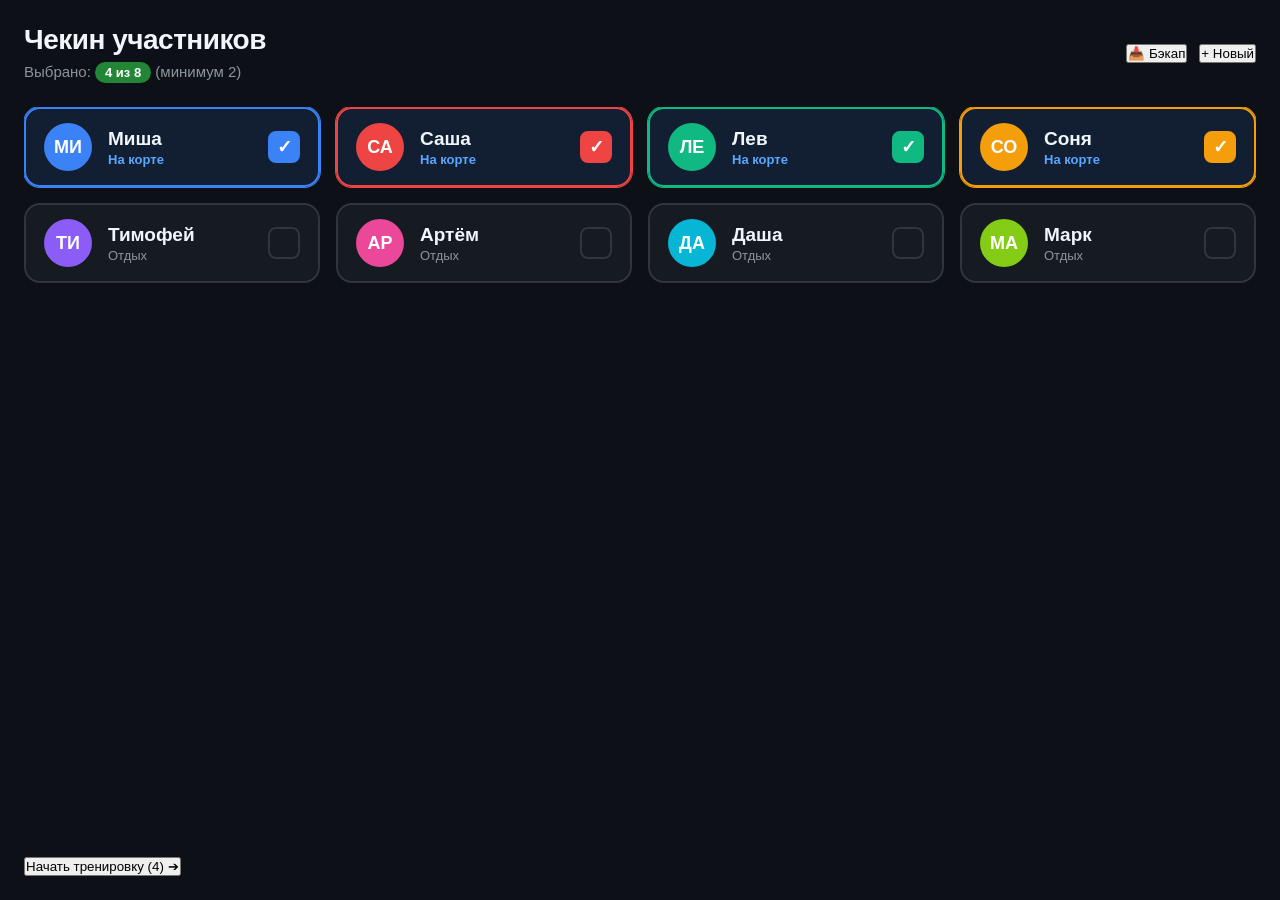
<file: index.html>
<!DOCTYPE html>
<html lang="ru">
<head>
    <meta charset="UTF-8">
    <meta name="viewport" content="width=device-width, initial-scale=1.0, maximum-scale=1.0, user-scalable=no, viewport-fit=cover">
    <meta name="apple-mobile-web-app-capable" content="yes">
    <meta name="apple-mobile-web-app-status-bar-style" content="black-translucent">
    <meta name="apple-mobile-web-app-title" content="Tennis Pro">
    <meta name="format-detection" content="telephone=no">
    <title>Теннисный Полигон (Tennis Pro)</title>
    <style>
        *, *::before, *::after {
            box-sizing: border-box;
            margin: 0;
            padding: 0;
        }
        html, body {
            width: 100%;
            height: 100%;
            overflow-x: hidden;
            background-color: #05080c;
            font-family: -apple-system, BlinkMacSystemFont, "Segoe UI", Roboto, Helvetica, Arial, sans-serif;
            color: #f0f6fc;
            -webkit-font-smoothing: antialiased;
            touch-action: manipulation;
        }
        #app-root {
            width: 100%;
            min-height: 100%;
        }

        /* Скомпилированные стили */
/* === css/components/counter.css === */
/* Стили экрана Модуля 2: Табло касаний (Matrix Counter) */
/* Высококонтрастный режим для прямого солнца корта и мультитач iPadOS */

.counter-view {
    display: flex;
    flex-direction: column;
    height: 100vh;
    width: 100vw;
    padding: 16px;
    background-color: #05080c;
    box-sizing: border-box;
    overflow: hidden;
    user-select: none;
    -webkit-user-select: none;
}

/* Верхняя панель управления */
.counter-header {
    display: flex;
    align-items: center;
    justify-content: space-between;
    height: 56px;
    margin-bottom: 12px;
    gap: 16px;
    flex-shrink: 0;
}

.counter-title-group {
    display: flex;
    flex-direction: column;
    align-items: center;
}

.counter-title {
    font-size: 22px;
    font-weight: 800;
    color: #f0f6fc;
    margin: 0;
    letter-spacing: -0.3px;
}

.counter-status {
    font-size: 13px;
    color: #8b949e;
    font-weight: 600;
}

.btn-nav {
    min-height: 48px;
    padding: 0 16px;
    font-size: 15px;
}

.btn-round {
    min-height: 48px;
    padding: 0 20px;
    font-size: 16px;
    background-color: #1f6feb;
}

/* Сетка табло участников */
.counter-grid {
    display: grid;
    gap: 12px;
    flex: 1;
    width: 100%;
    height: 100%;
    box-sizing: border-box;
}

/* Карточка спортсмена (Touch-target на весь блок) */
.matrix-card {
    display: flex;
    flex-direction: column;
    background-color: #0d1117;
    border: 3px solid #21262d;
    border-radius: 18px;
    position: relative;
    overflow: hidden;
    cursor: pointer;
    touch-action: manipulation;
    box-sizing: border-box;
    transition: transform 0.05s ease, border-color 0.1s ease;
}

.matrix-card:active {
    transform: scale(0.985);
}

/* Визуальная вспышка при ударе */
.matrix-card.flash-impact {
    border-color: #ffffff;
    box-shadow: 0 0 25px rgba(255, 255, 255, 0.45), inset 0 0 15px var(--player-accent, #3b82f6);
}

/* Шапка карточки с именем и вычитанием */
.card-header-bar {
    display: flex;
    justify-content: space-between;
    align-items: center;
    padding: 12px 16px;
    background-color: rgba(255, 255, 255, 0.04);
    border-bottom: 2px solid rgba(255, 255, 255, 0.06);
    flex-shrink: 0;
    border-top: 4px solid var(--player-accent, #3b82f6);
}

.player-name {
    font-size: 20px;
    font-weight: 800;
    color: #ffffff;
    letter-spacing: -0.3px;
    white-space: nowrap;
    overflow: hidden;
    text-overflow: ellipsis;
}

/* Кнопка отмены/штрафа -1 */
.btn-minus {
    width: 44px;
    height: 44px;
    background-color: #21262d;
    border: 2px solid #30363d;
    border-radius: 10px;
    color: #f85149;
    font-size: 18px;
    font-weight: 900;
    cursor: pointer;
    display: flex;
    align-items: center;
    justify-content: center;
    touch-action: manipulation;
}

.btn-minus:active {
    background-color: #da3633;
    color: #ffffff;
    transform: scale(0.92);
}

/* Зона удара и счёт */
.card-hit-area {
    display: flex;
    flex-direction: column;
    align-items: center;
    justify-content: center;
    flex: 1;
    position: relative;
    pointer-events: none; /* Событие тапа ловит весь .matrix-card */
}

.score-value {
    font-size: clamp(64px, 11vw, 140px);
    font-weight: 900;
    line-height: 0.9;
    color: #ffffff;
    text-shadow: 0 4px 18px rgba(0, 0, 0, 0.7);
    font-variant-numeric: tabular-nums;
}

.hit-hint {
    font-size: 12px;
    font-weight: 800;
    letter-spacing: 2px;
    color: #8b949e;
    margin-top: 8px;
    opacity: 0.5;
}

/* === css/components/roster.css === */
/* Стили экрана Модуля 1: Ростер и Сессия */
/* Эргономика прямого солнечного света корта и сенсорный ввод iPad Pro */

.roster-view {
    display: flex;
    flex-direction: column;
    height: 100%;
    min-height: 100vh;
    padding: 24px;
    background-color: #0d1117;
    color: #f0f6fc;
    box-sizing: border-box;
    user-select: none;
    -webkit-user-select: none;
}

/* Шапка экрана */
.roster-header {
    display: flex;
    justify-content: space-between;
    align-items: center;
    margin-bottom: 24px;
    gap: 16px;
}

.roster-title {
    font-size: 28px;
    font-weight: 800;
    margin: 0 0 6px 0;
    letter-spacing: -0.5px;
}

.roster-subtitle {
    font-size: 15px;
    color: #8b949e;
    margin: 0;
}

.badge {
    display: inline-block;
    padding: 3px 10px;
    border-radius: 12px;
    font-weight: 700;
    font-size: 13px;
}

.badge-ok {
    background-color: #238636;
    color: #ffffff;
}

.badge-warn {
    background-color: #d29922;
    color: #1a1500;
}

.roster-tools {
    display: flex;
    gap: 12px;
}

/* Сетка спортсменов */
.roster-grid {
    display: grid;
    grid-template-columns: repeat(auto-fill, minmax(280px, 1fr));
    gap: 16px;
    flex: 1;
    align-content: start;
    overflow-y: auto;
    padding-bottom: 24px;
}

/* Карточка спортсмена (Touch-target > 64px) */
.athlete-card {
    display: flex;
    align-items: center;
    padding: 14px 18px;
    min-height: 72px;
    background-color: #161b22;
    border: 2px solid #30363d;
    border-radius: 16px;
    cursor: pointer;
    touch-action: manipulation;
    transition: transform 0.08s ease, border-color 0.15s ease, background-color 0.15s ease;
    box-sizing: border-box;
}

.athlete-card:active {
    transform: scale(0.97);
}

.athlete-card.is-active {
    border-color: var(--athlete-color, #3b82f6);
    background-color: rgba(59, 130, 246, 0.12);
    box-shadow: 0 0 0 1px var(--athlete-color, #3b82f6);
}

.athlete-avatar {
    width: 48px;
    height: 48px;
    border-radius: 50%;
    background-color: var(--athlete-color, #3b82f6);
    color: #ffffff;
    display: flex;
    align-items: center;
    justify-content: center;
    font-weight: 800;
    font-size: 18px;
    margin-right: 16px;
    flex-shrink: 0;
    overflow: hidden;
}

.athlete-avatar img {
    width: 100%;
    height: 100%;
    object-fit: cover;
}

.athlete-info {
    display: flex;
    flex-direction: column;
    flex: 1;
    overflow: hidden;
}

.athlete-name {
    font-size: 19px;
    font-weight: 700;
    color: #f0f6fc;
    white-space: nowrap;
    overflow: hidden;
    text-overflow: ellipsis;
}

.athlete-status {
    font-size: 13px;
    color: #8b949e;
    margin-top: 2px;
}

.athlete-card.is-active .athlete-status {
    color: #58a6ff;
    font-weight: 600;
}

.athlete-checkbox {
    width: 32px;
    height: 32px;
    border-radius: 8px;
    border: 2px solid #30363d;
    display: flex;
    align-items: center;
    justify-content: center;
    font-size: 18px;
    font-weight: 900;
    color: #ffffff;
    margin-left: 12px;
    flex-shrink: 0;
}

.athlete-card.is-active .athlete-checkbox {
    background-color: var(--athlete-color, #3b82f6);
    border-color: var(--athlete-color, #3b82f6);
}

/* Нижняя панель действий */
.roster-actions {

    </style>
</head>
<body>
    <main id="app-root"></main>
    <script>

/* --- Tennis Pro Core & Modules (Compiled Monolith) --- */
(() => {
    'use strict';

    /* [Core: Storage] */
    // Двухуровневое хранилище (IndexedDB + localStorage) по стандарту Tennis Pro
// IndexedDB: постоянный ростер, профили, фото, архив тренировок
// localStorage: оперативный кэш активной сессии на корте

const DB_NAME = "tennis_pro_db";
const DB_VERSION = 1;

const STORES = {
    ROSTER: "roster",
    HISTORY: "history"
};

const CACHE_KEYS = {
    ACTIVE_SESSION: "tennis_active_session_v1"
};

const DEFAULT_ROSTER = [
    { id: "p_1", name: "Миша", color: "#3b82f6", sound: "laser", photo: null, createdAt: Date.now() },
    { id: "p_2", name: "Саша", color: "#ef4444", sound: "coin", photo: null, createdAt: Date.now() },
    { id: "p_3", name: "Лев", color: "#10b981", sound: "spring", photo: null, createdAt: Date.now() },
    { id: "p_4", name: "Соня", color: "#f59e0b", sound: "default", photo: null, createdAt: Date.now() },
    { id: "p_5", name: "Тимофей", color: "#8b5cf6", sound: "laser", photo: null, createdAt: Date.now() },
    { id: "p_6", name: "Артём", color: "#ec4899", sound: "coin", photo: null, createdAt: Date.now() },
    { id: "p_7", name: "Даша", color: "#06b6d4", sound: "spring", photo: null, createdAt: Date.now() },
    { id: "p_8", name: "Марк", color: "#84cc16", sound: "default", photo: null, createdAt: Date.now() }
];

let dbInstance = null;

// Инициализация IndexedDB с миграцией схемы
function openDatabase() {
    if (dbInstance) return Promise.resolve(dbInstance);

    return new Promise((resolve, reject) => {
        const request = indexedDB.open(DB_NAME, DB_VERSION);

        request.onupgradeneeded = (event) => {
            const db = event.target.result;

            if (!db.objectStoreNames.contains(STORES.ROSTER)) {
                db.createObjectStore(STORES.ROSTER, { keyPath: "id" });
            }

            if (!db.objectStoreNames.contains(STORES.HISTORY)) {
                const historyStore = db.createObjectStore(STORES.HISTORY, { keyPath: "id" });
                historyStore.createIndex("timestamp", "timestamp", { unique: false });
            }
        };

        request.onsuccess = (event) => {
            dbInstance = event.target.result;
            resolve(dbInstance);
        };

        request.onerror = (event) => {
            console.error("IndexedDB Open Error:", event.target.error);
            reject(event.target.error);
        };
    });
}

// Универсальный хелпер транзакций
async function executeTransaction(storeName, mode, callback) {
    const db = await openDatabase();
    return new Promise((resolve, reject) => {
        const transaction = db.transaction([storeName], mode);
        const store = transaction.objectStore(storeName);

        let result = null;
        try {
            result = callback(store);
        } catch (err) {
            reject(err);
            return;
        }

        transaction.oncomplete = () => resolve(result);
        transaction.onerror = () => reject(transaction.error);
        transaction.onabort = () => reject(transaction.error);
    });
}

const storage = {
    // ------------------------------------------------------------------------
    // 1. Уровень IndexedDB (Ростер участников)
    // ------------------------------------------------------------------------

    // Получить полный ростер. При первом запуске заполняет базу DEFAULT_ROSTER
    async getRoster() {
        const db = await openDatabase();
        return new Promise((resolve, reject) => {
            const tx = db.transaction([STORES.ROSTER], "readonly");
            const store = tx.objectStore(STORES.ROSTER);
            const request = store.getAll();

            request.onsuccess = async () => {
                const roster = request.result;
                if (!roster || roster.length === 0) {
                    await this.initDefaultRoster();
                    resolve(DEFAULT_ROSTER);
                } else {
                    resolve(roster);
                }
            };
            request.onerror = () => reject(request.error);
        });
    },

    // Первичная инициализация дефолтного ростера
    async initDefaultRoster() {
        return executeTransaction(STORES.ROSTER, "readwrite", (store) => {
            DEFAULT_ROSTER.forEach((athlete) => store.put(athlete));
        });
    },

    // Добавить или обновить спортсмена
    async saveAthlete(athlete) {
        if (!athlete.id) {
            athlete.id = "p_" + Date.now() + "_" + Math.random().toString(36).substring(2, 6);
        }
        if (!athlete.updatedAt) {
            athlete.updatedAt = Date.now();
        }
        await executeTransaction(STORES.ROSTER, "readwrite", (store) => {
            store.put(athlete);
        });
        return athlete;
    },

    // Удалить спортсмена по id
    async deleteAthlete(id) {
        return executeTransaction(STORES.ROSTER, "readwrite", (store) => {
            store.delete(id);
        });
    },

    // ------------------------------------------------------------------------
    // 2. Уровень IndexedDB (Архив тренировочных сессий)
    // ------------------------------------------------------------------------

    // Сохранить завершенную сессию в постоянный архив
    async archiveSession(sessionSummary) {
        if (!sessionSummary.id) {
            sessionSummary.id = "sess_" + Date.now();
        }
        sessionSummary.timestamp = sessionSummary.timestamp || Date.now();

        await executeTransaction(STORES.HISTORY, "readwrite", (store) => {
            store.put(sessionSummary);
        });
        return sessionSummary;
    },

    // Получить архив всех завершенных сессий
    async getHistory() {
        const db = await openDatabase();
        return new Promise((resolve, reject) => {
            const tx = db.transaction([STORES.HISTORY], "readonly");
            const store = tx.objectStore(STORES.HISTORY);
            const request = store.getAll();

            request.onsuccess = () => resolve(request.result || []);
            request.onerror = () => reject(request.error);
        });
    },

    // ------------------------------------------------------------------------
    // 3. Уровень localStorage (Быстрый кэш активной сессии на корте)
    // ------------------------------------------------------------------------

    // Получить активное состояние текущей тренировки
    getActiveSession() {
        try {
            const raw = localStorage.getItem(CACHE_KEYS.ACTIVE_SESSION);
            return raw ? JSON.parse(raw) : null;
        } catch (e) {
            console.error("Ошибка чтения активной сессии из localStorage:", e);
            return null;
        }
    },

    // Сохранить текущее состояние активной тренировки (чекин, таймер, счета)
    saveActiveSession(sessionState) {
        try {
            localStorage.setItem(CACHE_KEYS.ACTIVE_SESSION, JSON.stringify(sessionState));
        } catch (e) {
            console.error("Ошибка сохранения активной сессии в localStorage:", e);
        }
    },

    // Сбросить активную сессию (после завершения тренировки)
    clearActiveSession() {
        try {
            localStorage.removeItem(CACHE_KEYS.ACTIVE_SESSION);
        } catch (e) {
            console.error("Ошибка очистки активной сессии:", e);
        }
    },

    // ------------------------------------------------------------------------
    // 4. Защита от стирания данных Safari / Резервный экспорт и импорт
    // ------------------------------------------------------------------------

    // Формирование полного снимка базы данных в JSON
    async createBackupSnapshot() {
        const roster = await this.getRoster();
        const history = await this.getHistory();
        const activeSession = this.getActiveSession();

        return {
            app: "Tennis Pro",
            version: DB_VERSION,
            exportedAt: new Date().toISOString(),
            data: {
                roster,
                history,
                activeSession
            }
        };
    },

    // Скачивание резервного файла на iPad/Mac
    async downloadBackupFile() {
        const snapshot = await this.createBackupSnapshot();
        const jsonStr = JSON.stringify(snapshot, null, 2);
        const blob = new Blob([jsonStr], { type: "application/json" });
        const url = URL.createObjectURL(blob);

        const dateStr = new Date().toISOString().slice(0, 10);
        const a = document.createElement("a");
        a.href = url;
        a.download = `tennis_pro_backup_${dateStr}.json`;
        document.body.appendChild(a);
        a.click();
        document.body.removeChild(a);
        URL.revokeObjectURL(url);
    },

    // Восстановление базы данных из JSON-объекта
    async restoreFromBackup(snapshot) {
        if (!snapshot || !snapshot.data || !Array.isArray(snapshot.data.roster)) {
            throw new Error("Неверная структура файла резервной копии.");
        }

        // Восстановление ростера
        await executeTransaction(STORES.ROSTER, "readwrite", (store) => {
            store.clear();
            snapshot.data.roster.forEach((athlete) => store.put(athlete));
        });

        // Восстановление истории (если есть)
        if (Array.isArray(snapshot.data.history)) {
            await executeTransaction(STORES.HISTORY, "readwrite", (store) => {
                store.clear();
                snapshot.data.history.forEach((record) => store.put(record));
            });
        }

        // Восстановление активной сессии
        if (snapshot.data.activeSession) {
            this.saveActiveSession(snapshot.data.activeSession);
        } else {
            this.clearActiveSession();
        }

        return true;
    }
};

    /* [Core: Audio Engine] */
    // Процедурный звуковой движок (Web Audio API) по стандарту Tennis Pro
// 100% Offline-first, Zero-Dependency, защита от сбоев Safari iPadOS (Audio Lifecycle)

class SoundEngine {
    constructor() {
        this.ctx = null;
        this.isUnlocked = false;
        this._bindLifecycleEvents();
    }

    // Инициализация и разблокировка AudioContext по первому жесту тренера
    unlock() {
        if (!this.ctx) {
            const AudioCtx = window.AudioContext || window.webkitAudioContext;
            if (!AudioCtx) {
                console.warn("Web Audio API не поддерживается данным браузером.");
                return;
            }
            this.ctx = new AudioCtx();
        }

        if (this.ctx.state === "suspended") {
            this.ctx.resume().then(() => {
                this.isUnlocked = true;
            }).catch((err) => {
                console.error("Не удалось восстановить AudioContext:", err);
            });
        } else if (this.ctx.state === "running") {
            this.isUnlocked = true;
        }
    }

    // Обработка жизненного цикла iPadOS (пробуждение экрана, разблокировка)
    _bindLifecycleEvents() {
        document.addEventListener("visibilitychange", () => {
            if (document.visibilityState === "visible") {
                this._ensureActiveContext();
            }
        });

        // Глобальный перехват первого тапа для гарантированного снятия блокировки автоплея
        const unlockHandler = () => {
            this.unlock();
            window.removeEventListener("pointerdown", unlockHandler);
            window.removeEventListener("keydown", unlockHandler);
        };
        window.addEventListener("pointerdown", unlockHandler, { passive: true });
        window.addEventListener("keydown", unlockHandler, { passive: true });
    }

    // Проверка и восстановление контекста после прерывания (interrupted на iOS)
    async _ensureActiveContext() {
        if (!this.ctx) return;

        if (this.ctx.state === "interrupted" || this.ctx.state === "suspended") {
            try {
                await this.ctx.resume();
            } catch (e) {
                console.warn("Повторная инициализация после interrupted...");
                try {
                    await this.ctx.close();
                } catch (_) {}
                const AudioCtx = window.AudioContext || window.webkitAudioContext;
                this.ctx = new AudioCtx();
                await this.ctx.resume();
            }
        }
    }

    // Безопасное воспроизведение процедурных эффектов
    async play(soundType = "default") {
        if (!this.ctx) {
            this.unlock();
        }
        await this._ensureActiveContext();

        if (!this.ctx || this.ctx.state !== "running") return;

        const now = this.ctx.currentTime;
        const osc = this.ctx.createOscillator();
        const gain = this.ctx.createGain();

        // Безопасная сборка аудиотракта
        osc.connect(gain);
        gain.connect(this.ctx.destination);

        // Автоматическая очистка ресурсов и защита от утечек памяти Safari
        const cleanup = (duration) => {
            osc.start(now);
            osc.stop(now + duration);
            setTimeout(() => {
                try {
                    osc.disconnect();
                    gain.disconnect();
                } catch (_) {}
            }, (duration + 0.05) * 1000);
        };

        switch (soundType) {
            // Лазер (быстрый свист для скоростных серий)
            case "laser": {
                osc.type = "sawtooth";
                osc.frequency.setValueAtTime(1100, now);
                osc.frequency.exponentialRampToValueAtTime(70, now + 0.14);
                gain.gain.setValueAtTime(0.28, now);
                gain.gain.exponentialRampToValueAtTime(0.001, now + 0.14);
                cleanup(0.14);
                break;
            }

            // Монета (звонкий двутональный колокольчик)
            case "coin": {
                osc.type = "sine";
                osc.frequency.setValueAtTime(1174.66, now); // D6
                osc.frequency.setValueAtTime(1760.00, now + 0.06); // A6
                gain.gain.setValueAtTime(0.25, now);
                gain.gain.exponentialRampToValueAtTime(0.001, now + 0.22);
                cleanup(0.22);
                break;
            }

            // Пружина (восходящий тон для модулей сокровищ/бонусов)
            case "spring": {
                osc.type = "sine";
                osc.frequency.setValueAtTime(160, now);
                osc.frequency.exponentialRampToValueAtTime(650, now + 0.16);
                gain.gain.setValueAtTime(0.3, now);
                gain.gain.exponentialRampToValueAtTime(0.001, now + 0.16);
                cleanup(0.16);
                break;
            }

            // Штрафной гудок (тяжелый низкий диссонанс для секундных штрафов)
            case "penalty": {
                osc.type = "triangle";
                osc.frequency.setValueAtTime(140, now);
                osc.frequency.linearRampToValueAtTime(90, now + 0.25);
                gain.gain.setValueAtTime(0.35, now);
                gain.gain.exponentialRampToValueAtTime(0.001, now + 0.25);
                cleanup(0.25);
                break;
            }

            // Свисток старта / финиша секундомера
            case "whistle": {
                osc.type = "sine";
                osc.frequency.setValueAtTime(2400, now);
                osc.frequency.linearRampToValueAtTime(2200, now + 0.28);
                gain.gain.setValueAtTime(0.3, now);
                gain.gain.exponentialRampToValueAtTime(0.001, now + 0.28);
                cleanup(0.28);
                break;
            }

            // Трещотка («Однорукий бандит» / быстрый тактильный щелчок)
            case "tick": {
                osc.type = "square";
                osc.frequency.setValueAtTime(800, now);
                gain.gain.setValueAtTime(0.12, now);
                gain.gain.exponentialRampToValueAtTime(0.001, now + 0.03);
                cleanup(0.03);
                break;
            }

            // Стандартный тап по умолчанию
            default: {
                osc.type = "sine";
                osc.frequency.setValueAtTime(520, now);
                gain.gain.setValueAtTime(0.2, now);
                gain.gain.exponentialRampToValueAtTime(0.001, now + 0.08);
                cleanup(0.08);
                break;
            }
        }
    }
}

const soundEngine = new SoundEngine();

    /* [Module 1: Roster & Session] */
    // Модуль 1: Ростер и Сессия (Tennis Pro)
// Управление составом спортсменов, чекин на тренировку и резервное копирование


class RosterModule {
    constructor(containerElement, onSessionStartCallback) {
        this.container = containerElement;
        this.onSessionStart = onSessionStartCallback;

        this.athletes = [];
        this.selectedAthleteIds = new Set();
        this.isModalOpen = false;

        this.init();
    }

    async init() {
        try {
            this.athletes = await storage.getRoster();
            this._restoreActiveSessionCheckins();
            this.render();
        } catch (err) {
            console.error("Ошибка инициализации ростера:", err);
            this.container.innerHTML = `<div class="error-banner">Сбой загрузки базы участников</div>`;
        }
    }

    // Восстановление чекина, если тренировка уже была начата ранее
    _restoreActiveSessionCheckins() {
        const session = storage.getActiveSession();
        if (session && Array.isArray(session.participantIds)) {
            session.participantIds.forEach((id) => this.selectedAthleteIds.add(id));
        } else {
            // По умолчанию выбираем первых 4 участников для быстрого старта
            this.athletes.slice(0, 4).forEach((a) => this.selectedAthleteIds.add(a.id));
        }
    }

    // Переключение статуса чекина спортсмена
    toggleAthlete(athleteId) {
        const athlete = this.athletes.find((a) => a.id === athleteId);
        const sound = athlete && athlete.sound ? athlete.sound : "default";

        if (this.selectedAthleteIds.has(athleteId)) {
            // Минимум 2 участника на корте
            if (this.selectedAthleteIds.size <= 2) {
                soundEngine.play("penalty");
                return;
            }
            this.selectedAthleteIds.delete(athleteId);
            soundEngine.play("tick");
        } else {
            // Максимум 8 участников в одной сессии
            if (this.selectedAthleteIds.size >= 8) {
                soundEngine.play("penalty");
                return;
            }
            this.selectedAthleteIds.add(athleteId);
            soundEngine.play(sound);
        }

        this._persistCurrentSelection();
        this.render();
    }

    // Синхронизация состава с кэшем активной сессии
    _persistCurrentSelection() {
        const selectedList = this.athletes.filter((a) => this.selectedAthleteIds.has(a.id));
        const currentSession = storage.getActiveSession() || {};
        storage.saveActiveSession({
            ...currentSession,
            participantIds: Array.from(this.selectedAthleteIds),
            participants: selectedList,
            updatedAt: Date.now()
        });
    }

    // Добавление нового участника
    async addAthlete(name, color = "#3b82f6", sound = "default") {
        if (!name || !name.trim()) return;

        const newAthlete = {
            id: "p_" + Date.now(),
            name: name.trim(),
            color: color,
            sound: sound,
            createdAt: Date.now()
        };

        await storage.saveAthlete(newAthlete);
        this.athletes = await storage.getRoster();
        this.selectedAthleteIds.add(newAthlete.id);
        this._persistCurrentSelection();
        soundEngine.play("coin");
        this.render();
    }

    // Запуск тренировочной сессии с выбранным составом
    startSession() {
        if (this.selectedAthleteIds.size < 2) {
            soundEngine.play("penalty");
            return;
        }

        soundEngine.play("whistle");
        this._persistCurrentSelection();

        if (typeof this.onSessionStart === "function") {
            const selectedAthletes = this.athletes.filter((a) => this.selectedAthleteIds.has(a.id));
            this.onSessionStart(selectedAthletes);
        }
    }

    // Отрисовка интерфейса ростера
    render() {
        if (!this.container) return;

        const count = this.selectedAthleteIds.size;
        const canStart = count >= 2 && count <= 8;

        this.container.innerHTML = `
            <div class="roster-view">
                <header class="roster-header">
                    <div class="roster-meta">
                        <h1 class="roster-title">Чекин участников</h1>
                        <p class="roster-subtitle">Выбрано: <span class="badge ${canStart ? 'badge-ok' : 'badge-warn'}">${count} из 8</span> (минимум 2)</p>
                    </div>
                    <div class="roster-tools">
                        <button type="button" class="btn btn-secondary btn-icon" id="btn-export-backup" title="Экспорт базы в файл">
                            📥 Бэкап
                        </button>
                        <button type="button" class="btn btn-secondary btn-icon" id="btn-add-athlete" title="Добавить участника">
                            + Новый
                        </button>
                    </div>
                </header>

                <div class="roster-grid">
                    ${this.athletes.map((athlete) => {
                        const isChecked = this.selectedAthleteIds.has(athlete.id);
                        return `
                            <div class="athlete-card ${isChecked ? 'is-active' : ''}" 
                                 data-id="${athlete.id}" 
                                 style="--athlete-color: ${athlete.color};">
                                <div class="athlete-avatar">
                                    ${athlete.photo ? `<img src="${athlete.photo}" alt="${athlete.name}">` : athlete.name.slice(0, 2).toUpperCase()}
                                </div>
                                <div class="athlete-info">
                                    <span class="athlete-name">${athlete.name}</span>
                                    <span class="athlete-status">${isChecked ? 'На корте' : 'Отдых'}</span>
                                </div>
                                <div class="athlete-checkbox">
                                    ${isChecked ? '✓' : ''}
                                </div>
                            </div>
                        `;
                    }).join("")}
                </div>

                <footer class="roster-actions">
                    <button type="button" class="btn btn-primary btn-large" id="btn-start-training" ${canStart ? '' : 'disabled'}>
                        Начать тренировку (${count}) ➔
                    </button>
                </footer>
            </div>
        `;

        this._bindDomEvents();
    }

    // Привязка Pointer Events для исключения 300мс задержки Safari
    _bindDomEvents() {
        // Тапы по карточкам спортсменов
        const cards = this.container.querySelectorAll(".athlete-card");
        cards.forEach((card) => {
            card.addEventListener("pointerdown", (e) => {
                e.preventDefault();
                const athleteId = card.getAttribute("data-id");
                if (athleteId) this.toggleAthlete(athleteId);
            });
        });

        // Кнопка запуска тренировки
        const btnStart = this.container.querySelector("#btn-start-training");
        if (btnStart) {
            btnStart.addEventListener("pointerdown", (e) => {
                e.preventDefault();
                this.startSession();
            });
        }

        // Кнопка бэкапа базы
        const btnExport = this.container.querySelector("#btn-export-backup");
        if (btnExport) {
            btnExport.addEventListener("pointerdown", async (e) => {
                e.preventDefault();
                soundEngine.play("laser");
                await storage.downloadBackupFile();
            });
        }

        // Кнопка создания нового участника
        const btnAdd = this.container.querySelector("#btn-add-athlete");
        if (btnAdd) {
            btnAdd.addEventListener("pointerdown", (e) => {
                e.preventDefault();
                const name = prompt("Имя спортсмена:");
                if (name) {
                    this.addAthlete(name);
                }
            });
        }
    }
}

    /* [Module 2: Matrix Counter] */
    // Модуль 2: Табло касаний (Matrix Counter) по стандарту Tennis Pro
// Мультикасание, аппаратный throttle (100–120 мс) по pointerId, звуковой отклик


class MatrixCounterModule {
    constructor(containerElement, options = {}) {
        this.container = containerElement;
        this.onBackToRoster = options.onBackToRoster || null;

        this.participants = [];
        this.scores = new Map(); // id -> score
        this.lastPointerTouchTime = new Map(); // pointerId -> timestamp (Throttle)
        this.throttleMs = 110; // Аппаратное окно отсечения дребезга тача iPad

        this.init(options.participants);
    }

    init(explicitParticipants) {
        if (Array.isArray(explicitParticipants) && explicitParticipants.length >= 2) {
            this.participants = explicitParticipants;
        } else {
            const activeSession = storage.getActiveSession();
            if (activeSession && Array.isArray(activeSession.participants) && activeSession.participants.length >= 2) {
                this.participants = activeSession.participants;
            } else {
                // Если сессия не была задана, берем участников по умолчанию
                this.participants = [
                    { id: "p_1", name: "Миша", color: "#3b82f6", sound: "laser" },
                    { id: "p_2", name: "Саша", color: "#ef4444", sound: "coin" }
                ];
            }
        }

        // Инициализируем стартовые очки (0)
        this.participants.forEach((p) => {
            this.scores.set(p.id, 0);
        });

        this.render();
    }

    // Обработка очка с защитой от аппаратного дребезга (Throttle)
    handleTap(playerId, delta, pointerId, cardElement) {
        const now = performance.now();
        const lastTime = this.lastPointerTouchTime.get(pointerId) || 0;

        // Если повторный тап по этому pointerId пришел быстрее лимита — отсекаем
        if (delta > 0 && now - lastTime < this.throttleMs) {
            return;
        }
        this.lastPointerTouchTime.set(pointerId, now);

        const currentScore = this.scores.get(playerId) || 0;
        const newScore = Math.max(0, currentScore + delta);
        this.scores.set(playerId, newScore);

        // Обновляем табло
        const scoreEl = cardElement.querySelector(".score-value");
        if (scoreEl) {
            scoreEl.textContent = newScore;
        }

        const athlete = this.participants.find((p) => p.id === playerId);
        const soundType = athlete && athlete.sound ? athlete.sound : "default";

        if (delta > 0) {
            soundEngine.play(soundType);
            this.triggerCardFlash(cardElement);
        } else {
            soundEngine.play("penalty");
        }
    }

    // Визуальная вспышка контура при касании
    triggerCardFlash(cardElement) {
        cardElement.classList.add("flash-impact");
        requestAnimationFrame(() => {
            setTimeout(() => {
                cardElement.classList.remove("flash-impact");
            }, 80);
        });
    }

    // Завершение раунда с записью в архив IndexedDB
    async finishRound() {
        soundEngine.play("whistle");

        const roundResults = this.participants.map((p) => ({
            id: p.id,
            name: p.name,
            score: this.scores.get(p.id) || 0
        }));

        const summary = {
            id: "round_" + Date.now(),
            type: "matrix_counter",
            timestamp: Date.now(),
            results: roundResults
        };

        try {
            await storage.archiveSession(summary);
        } catch (err) {
            console.error("Ошибка сохранения результатов раунда:", err);
        }

        if (confirm("Раунд завершен! Зафиксировать результаты и обнулить счет?")) {
            this.scores.forEach((_, id) => this.scores.set(id, 0));
            this.render();
        }
    }

    // Отрисовка адаптивной сетки для 2–8 спортсменов
    render() {
        if (!this.container) return;

        const count = this.participants.length;
        // Расчет динамической сетки в зависимости от числа спортсменов на корте
        let gridCols = "repeat(2, 1fr)";
        if (count >= 5) {
            gridCols = "repeat(4, 1fr)";
        } else if (count >= 3) {
            gridCols = "repeat(3, 1fr)";
        }

        this.container.innerHTML = `
            <div class="counter-view">
                <header class="counter-header">
                    <button type="button" class="btn btn-secondary btn-nav" id="btn-back-roster">
                        ❮ Ростер
                    </button>
                    <div class="counter-title-group">
                        <h1 class="counter-title">Табло касаний</h1>
                        <span class="counter-status">Участников: ${count}</span>
                    </div>
                    <button type="button" class="btn btn-primary btn-round" id="btn-finish-round">
                        Завершить раунд
                    </button>
                </header>

                <div class="counter-grid" style="grid-template-columns: ${gridCols};">
                    ${this.participants.map((athlete) => {
                        const score = this.scores.get(athlete.id) || 0;
                        return `
                            <div class="matrix-card" data-id="${athlete.id}" style="--player-accent: ${athlete.color || '#3b82f6'};">
                                <div class="card-header-bar">
                                    <span class="player-name">${athlete.name}</span>
                                    <button type="button" class="btn-minus" data-action="minus" title="Снять 1 очко">-1</button>
                                </div>
                                <div class="card-hit-area">
                                    <span class="score-value">${score}</span>
                                    <span class="hit-hint">ТАП</span>
                                </div>
                            </div>
                        `;
                    }).join("")}
                </div>
            </div>
        `;

        this._bindEvents();
    }

    _bindEvents() {
        // Обработка касаний карточек спортсменов (Pointer Events)
        const cards = this.container.querySelectorAll(".matrix-card");
        cards.forEach((card) => {
            const playerId = card.getAttribute("data-id");

            // Тап по всей поверхности карточки (+1)
            card.addEventListener("pointerdown", (e) => {
                // Если тап пришелся по кнопке вычитания, не добавляем очко
                if (e.target.closest('[data-action="minus"]')) return;
                e.preventDefault();
                this.handleTap(playerId, 1, e.pointerId, card);
            });

            // Кнопка штрафа / отмены очка (-1)
            const minusBtn = card.querySelector('[data-action="minus"]');
            if (minusBtn) {
                minusBtn.addEventListener("pointerdown", (e) => {
                    e.preventDefault();
                    e.stopPropagation();
                    this.handleTap(playerId, -1, e.pointerId, card);
                });
            }
        });

        // Кнопка завершения раунда
        const btnFinish = this.container.querySelector("#btn-finish-round");
        if (btnFinish) {
            btnFinish.addEventListener("pointerdown", (e) => {
                e.preventDefault();
                this.finishRound();
            });
        }

        // Кнопка возврата в Ростер
        const btnBack = this.container.querySelector("#btn-back-roster");
        if (btnBack) {
            btnBack.addEventListener("pointerdown", (e) => {
                e.preventDefault();
                if (typeof this.onBackToRoster === "function") {
                    this.onBackToRoster();
                }
            });
        }
    }
}

    /* [Application Router & Bootstrap] */
    window.addEventListener("DOMContentLoaded", () => {
        const appContainer = document.getElementById("app-root");
        if (!appContainer) return;

        let activeScreen = null;

        const showRoster = () => {
            activeScreen = new RosterModule(appContainer, (selectedAthletes) => {
                showCounter(selectedAthletes);
            });
        };

        const showCounter = (participants) => {
            activeScreen = new MatrixCounterModule(appContainer, {
                participants: participants,
                onBackToRoster: () => {
                    showRoster();
                }
            });
        };

        // Старт с проверки сохраненной активной сессии
        const session = storage.getActiveSession();
        if (session && Array.isArray(session.participants) && session.participants.length >= 2) {
            showCounter(session.participants);
        } else {
            showRoster();
        }
    });
})();

    </script>
</body>
</html>
</file>
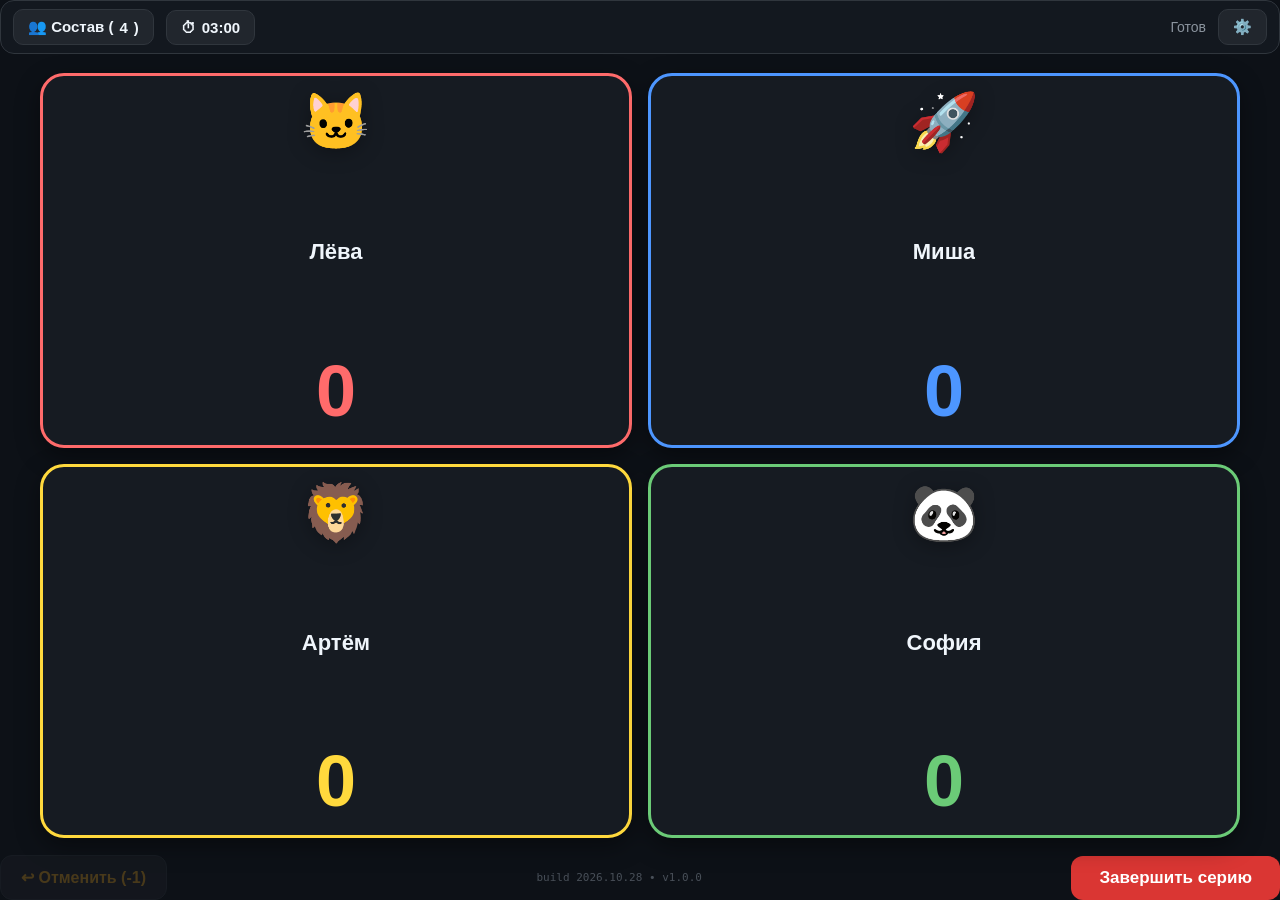
<file: 01_inbox/training_counter.html>
<!DOCTYPE html>
<html lang="ru">
<head>
  <meta charset="UTF-8">
  <meta name="viewport" content="width=device-width, initial-scale=1.0, maximum-scale=1.0, user-scalable=no, viewport-fit=cover">
  <meta name="apple-mobile-web-app-capable" content="yes">
  <meta name="apple-mobile-web-app-status-bar-style" content="black-translucent">
  <title>Тренировочный счетчик PWA</title>
  <style>
    :root {
      --bg: #0d1117;
      --card-bg: #161b22;
      --card-border: #30363d;
      --accent: #58a6ff;
      --success: #2ea043;
      --danger: #da3633;
      --warning: #d29922;
      --text: #f0f6fc;
      --text-muted: #8b949e;
    }

    * {
      box-sizing: border-box;
      touch-action: manipulation;
      user-select: none;
      -webkit-user-select: none;
      -webkit-touch-callout: none;
    }

    body {
      margin: 0;
      padding: env(safe-area-inset-top, 16px) env(safe-area-inset-right, 16px) env(safe-area-inset-bottom, 16px) env(safe-area-inset-left, 16px);
      background: var(--bg);
      color: var(--text);
      font-family: -apple-system, BlinkMacSystemFont, "SF Pro Display", "Segoe UI", Roboto, sans-serif;
      height: 100vh;
      overflow: hidden;
      display: flex;
      flex-direction: column;
    }

    header {
      display: flex;
      justify-content: space-between;
      align-items: center;
      padding: 8px 12px;
      background: rgba(22, 27, 34, 0.8);
      backdrop-filter: blur(10px);
      border-radius: 14px;
      border: 1px solid var(--card-border);
      margin-bottom: 12px;
      flex-shrink: 0;
    }

    .header-left, .header-right {
      display: flex;
      align-items: center;
      gap: 12px;
    }

    .timer-badge {
      font-size: 28px;
      font-weight: 700;
      font-variant-numeric: tabular-nums;
      color: var(--accent);
      background: #090d13;
      padding: 4px 14px;
      border-radius: 10px;
      border: 1px solid #21262d;
    }

    .btn-icon {
      background: #21262d;
      border: 1px solid var(--card-border);
      color: var(--text);
      padding: 8px 14px;
      border-radius: 10px;
      font-size: 15px;
      font-weight: 600;
      cursor: pointer;
      display: flex;
      align-items: center;
      gap: 6px;
    }

    .btn-icon:active {
      background: #30363d;
      transform: scale(0.96);
    }

    /* Main Area: Grid */
    main {
      flex: 1;
      display: flex;
      justify-content: center;
      align-items: center;
      min-height: 0;
    }

    .grid-container {
      display: grid;
      gap: 16px;
      width: 100%;
      height: 100%;
      max-width: 1200px;
      max-height: 85vh;
      margin: auto;
    }

    /* Dynamic Grid Layouts */
    .grid-2 { grid-template-columns: repeat(2, 1fr); grid-template-rows: 1fr; }
    .grid-3 { grid-template-columns: repeat(3, 1fr); grid-template-rows: 1fr; }
    .grid-4 { grid-template-columns: repeat(2, 1fr); grid-template-rows: repeat(2, 1fr); }
    .grid-5, .grid-6 { grid-template-columns: repeat(3, 1fr); grid-template-rows: repeat(2, 1fr); }
    .grid-7, .grid-8 { grid-template-columns: repeat(4, 1fr); grid-template-rows: repeat(2, 1fr); }

    .card {
      background: var(--card-bg);
      border: 3px solid var(--card-border);
      border-radius: 24px;
      display: flex;
      flex-direction: column;
      justify-content: space-between;
      align-items: center;
      padding: 18px 12px;
      position: relative;
      cursor: pointer;
      transition: transform 0.08s ease, border-color 0.15s ease, background-color 0.1s ease;
      box-shadow: 0 8px 24px rgba(0, 0, 0, 0.4);
    }

    .card:active {
      transform: scale(0.97);
    }

    .card.flash {
      border-color: #fff !important;
      background-color: #21262d !important;
    }

    .card.debounced {
      opacity: 0.6;
      pointer-events: none;
    }

    .card-avatar {
      font-size: 56px;
      line-height: 1;
      filter: drop-shadow(0 4px 10px rgba(0,0,0,0.3));
    }

    .card-name {
      font-size: 22px;
      font-weight: 700;
      color: var(--text);
      text-align: center;
      white-space: nowrap;
      overflow: hidden;
      text-overflow: ellipsis;
      max-width: 90%;
    }

    .card-score {
      font-size: 72px;
      font-weight: 900;
      font-variant-numeric: tabular-nums;
      line-height: 1;
    }

    /* Footer Controls */
    footer {
      display: flex;
      justify-content: space-between;
      align-items: center;
      gap: 12px;
      padding-top: 10px;
      flex-shrink: 0;
    }

    .undo-btn {
      background: #21262d;
      color: var(--warning);
      border: 1px solid #30363d;
      padding: 12px 20px;
      border-radius: 12px;
      font-size: 16px;
      font-weight: 700;
      cursor: pointer;
    }

    .undo-btn:disabled {
      opacity: 0.3;
      cursor: not-allowed;
    }

    .finish-btn {
      background: var(--danger);
      color: #fff;
      border: none;
      padding: 12px 28px;
      border-radius: 12px;
      font-size: 17px;
      font-weight: 700;
      cursor: pointer;
    }

    .build-tag {
      font-size: 11px;
      color: #484f58;
      font-family: monospace;
    }

    /* Modals & Overlays */
    .modal {
      display: none;
      position: fixed;
      inset: 0;
      background: rgba(0, 0, 0, 0.85);
      backdrop-filter: blur(12px);
      z-index: 100;
      justify-content: center;
      align-items: center;
      padding: 20px;
    }

    .modal.active {
      display: flex;
    }

    .modal-content {
      background: var(--card-bg);
      border: 1px solid var(--card-border);
      border-radius: 20px;
      padding: 24px;
      max-width: 580px;
      width: 100%;
      max-height: 90vh;
      display: flex;
      flex-direction: column;
      gap: 16px;
      overflow-y: auto;
    }

    .modal-title {
      font-size: 24px;
      font-weight: 800;
      margin: 0;
    }

    /* Roster Checkin List */
    .roster-list {
      display: flex;
      flex-direction: column;
      gap: 10px;
      overflow-y: auto;
      max-height: 40vh;
    }

    .roster-item {
      display: flex;
      align-items: center;
      justify-content: space-between;
      padding: 12px 16px;
      background: #0d1117;
      border: 1px solid var(--card-border);
      border-radius: 14px;
      cursor: pointer;
    }

    .roster-item.selected {
      border-color: var(--accent);
      background: rgba(88, 166, 255, 0.1);
    }

    .roster-left {
      display: flex;
      align-items: center;
      gap: 12px;
      font-size: 18px;
      font-weight: 600;
    }

    /* Podium Display */
    .podium-list {
      display: flex;
      flex-direction: column;
      gap: 10px;
      margin: 10px 0;
    }

    .podium-item {
      display: flex;
      justify-content: space-between;
      align-items: center;
      padding: 12px 18px;
      background: #0d1117;
      border-radius: 12px;
      border: 1px solid var(--card-border);
    }

    .podium-item.p-1 { border-color: #ffd700; background: rgba(255, 215, 0, 0.08); }
    .podium-item.p-2 { border-color: #c0c0c0; background: rgba(192, 192, 192, 0.08); }
    .podium-item.p-3 { border-color: #cd7f32; background: rgba(205, 127, 50, 0.08); }

    .podium-rank { font-size: 20px; font-weight: 800; }
    .podium-score { font-size: 24px; font-weight: 900; color: var(--accent); }

    .actions-row {
      display: flex;
      gap: 10px;
    }

    .actions-row button {
      flex: 1;
      padding: 14px;
      border-radius: 12px;
      font-size: 16px;
      font-weight: 700;
      border: none;
      cursor: pointer;
    }

    .btn-tg { background: #0088cc; color: #fff; }
    .btn-stories { background: linear-gradient(45deg, #f09433, #e6683c, #dc2743, #cc2366, #bc1888); color: #fff; }
    .btn-close { background: #30363d; color: #fff; }
  </style>
</head>
<body>

  <header>
    <div class="header-left">
      <button class="btn-icon" id="btn-roster-open">👥 Состав (<span id="active-count">0</span>)</button>
      <button class="btn-icon" id="btn-timer-toggle">⏱ <span id="timer-label">03:00</span></button>
    </div>
    <div class="header-right">
      <span id="session-status" style="font-size: 14px; color: var(--text-muted);">Готов</span>
      <button class="btn-icon" id="btn-settings-open">⚙️</button>
    </div>
  </header>

  <main>
    <div class="grid-container" id="cards-grid"></div>
  </main>

  <footer>
    <button class="undo-btn" id="btn-undo" disabled>↩ Отменить (-1)</button>
    <span class="build-tag">build 2026.10.28 • v1.0.0</span>
    <button class="finish-btn" id="btn-finish">Завершить серию</button>
  </footer>

  <!-- Modal: Чекин состава -->
  <div class="modal" id="modal-roster">
    <div class="modal-content">
      <h2 class="modal-title">Выбор участников (2–8)</h2>
      <div class="roster-list" id="roster-items-container"></div>
      <div class="actions-row">
        <button class="btn-close" id="btn-roster-close">Применить</button>
      </div>
    </div>
  </div>

  <!-- Modal: Подиум и Отчетность -->
  <div class="modal" id="modal-podium">
    <div class="modal-content">
      <h2 class="modal-title">🏆 Результаты упражнения</h2>
      <div class="podium-list" id="podium-results-container"></div>
      <div class="actions-row">
        <button class="btn-tg" id="btn-share-tg">В Telegram</button>
        <button class="btn-stories" id="btn-share-stories">Stories (Instagram/FB)</button>
      </div>
      <button class="btn-close" id="btn-podium-restart" style="padding: 14px; border-radius: 12px; border:none; color:#fff;">Новая серия</button>
    </div>
  </div>

  <!-- Modal: Настройки -->
  <div class="modal" id="modal-settings">
    <div class="modal-content">
      <h2 class="modal-title">Настройки</h2>
      <label style="display:flex; flex-direction:column; gap:6px; font-size:14px; color:var(--text-muted);">
        Telegram Bot Token:
        <input type="text" id="cfg-tg-token" style="padding:10px; border-radius:8px; border:1px solid var(--card-border); background:#0d1117; color:#fff;">
      </label>
      <label style="display:flex; flex-direction:column; gap:6px; font-size:14px; color:var(--text-muted);">
        Telegram Chat ID (канал):
        <input type="text" id="cfg-tg-chat" style="padding:10px; border-radius:8px; border:1px solid var(--card-border); background:#0d1117; color:#fff;">
      </label>
      <label style="display:flex; flex-direction:column; gap:6px; font-size:14px; color:var(--text-muted);">
        Таймер серии (секунды):
        <input type="number" id="cfg-timer-sec" value="180" style="padding:10px; border-radius:8px; border:1px solid var(--card-border); background:#0d1117; color:#fff;">
      </label>
      <button class="btn-close" id="btn-settings-save" style="padding:12px; border-radius:12px; border:none; background:var(--accent); color:#fff; font-weight:700;">Сохранить</button>
    </div>
  </div>

  <canvas id="stories-canvas" width="1080" height="1920" style="display:none;"></canvas>

  <script>
    /* ==========================================================================
       1. DATA STRUCTURE & STATE MANAGEMENT
       ========================================================================== */
    const DEFAULT_ROSTER = [
      { id: "p1", name: "Лёва", avatar: "🐱", sound: "cat", color: "#FF6B6B" },
      { id: "p2", name: "Миша", avatar: "🚀", sound: "laser", color: "#4D96FF" },
      { id: "p3", name: "Артём", avatar: "🦁", sound: "roar", color: "#FFD93D" },
      { id: "p4", name: "София", avatar: "🐼", sound: "plop", color: "#6BCB77" },
      { id: "p5", name: "Даня", avatar: "⚡️", sound: "laser", color: "#FFA900" },
      { id: "p6", name: "Алиса", avatar: "🐺", sound: "dog", color: "#B388FF" },
      { id: "p7", name: "Тимур", avatar: "🐯", sound: "roar", color: "#FF5252" },
      { id: "p8", name: "Ева", avatar: "🦅", sound: "cat", color: "#00E5FF" }
    ];

    let AppState = {
      roster: DEFAULT_ROSTER,
      activeIds: ["p1", "p2", "p3", "p4"],
      scores: { p1: 0, p2: 0, p3: 0, p4: 0 },
      history: [],
      timerDuration: 180,
      timerRemaining: 180,
      timerRunning: false,
      settings: {
        tgToken: "",
        tgChat: ""
      }
    };

    function loadState() {
      const saved = localStorage.getItem("tc_state_v1");
      if (saved) {
        try {
          const parsed = JSON.parse(saved);
          AppState = { ...AppState, ...parsed };
        } catch (e) {
          console.error("Failed to parse state", e);
        }
      }
    }

    function saveState() {
      localStorage.setItem("tc_state_v1", JSON.stringify({
        roster: AppState.roster,
        activeIds: AppState.activeIds,
        scores: AppState.scores,
        timerDuration: AppState.timerDuration,
        settings: AppState.settings
      }));
    }

    /* ==========================================================================
       2. PROCEDURAL SOUND SYNTHESIS (Web Audio API)
       ========================================================================== */
    let audioCtx = null;

    function getAudioContext() {
      if (!audioCtx) {
        audioCtx = new (window.AudioContext || window.webkitAudioContext)();
      }
      if (audioCtx.state === 'suspended') {
        audioCtx.resume();
      }
      return audioCtx;
    }

    function playSound(type) {
      try {
        const ctx = getAudioContext();
        const now = ctx.currentTime;

        if (type === "cat") {
          // Meow: pitch modulation up then down
          const osc = ctx.createOscillator();
          const gain = ctx.createGain();
          osc.type = "sine";
          osc.frequency.setValueAtTime(320, now);
          osc.frequency.exponentialRampToValueAtTime(700, now + 0.15);
          osc.frequency.exponentialRampToValueAtTime(400, now + 0.35);
          gain.gain.setValueAtTime(0.3, now);
          gain.gain.linearRampToValueAtTime(0.01, now + 0.38);
          osc.connect(gain);
          gain.connect(ctx.destination);
          osc.start(now);
          osc.stop(now + 0.4);
        } else if (type === "laser") {
          // Blaster / Laser: exponential drop
          const osc = ctx.createOscillator();
          const gain = ctx.createGain();
          osc.type = "sawtooth";
          osc.frequency.setValueAtTime(950, now);
          osc.frequency.exponentialRampToValueAtTime(80, now + 0.12);
          gain.gain.setValueAtTime(0.25, now);
          gain.gain.linearRampToValueAtTime(0.01, now + 0.12);
          osc.connect(gain);
          gain.connect(ctx.destination);
          osc.start(now);
          osc.stop(now + 0.13);
        } else if (type === "dog") {
          // Bark: snappy square burst
          const osc = ctx.createOscillator();
          const gain = ctx.createGain();
          osc.type = "triangle";
          osc.frequency.setValueAtTime(160, now);
          osc.frequency.linearRampToValueAtTime(90, now + 0.14);
          gain.gain.setValueAtTime(0.4, now);
          gain.gain.linearRampToValueAtTime(0.01, now + 0.15);
          osc.connect(gain);
          gain.connect(ctx.destination);
          osc.start(now);
          osc.stop(now + 0.16);
        } else if (type === "plop" || type === "roar") {
          // Deep resonant pop
          const osc = ctx.createOscillator();
          const gain = ctx.createGain();
          osc.type = "sine";
          osc.frequency.setValueAtTime(140, now);
          osc.frequency.exponentialRampToValueAtTime(450, now + 0.08);
          gain.gain.setValueAtTime(0.35, now);
          gain.gain.linearRampToValueAtTime(0.01, now + 0.18);
          osc.connect(gain);
          gain.connect(ctx.destination);
          osc.start(now);
          osc.stop(now + 0.19);
        } else if (type === "whistle") {
          // Double-frequency referee whistle
          const o1 = ctx.createOscillator();
          const o2 = ctx.createOscillator();
          const g = ctx.createGain();
          o1.frequency.setValueAtTime(2300, now);
          o2.frequency.setValueAtTime(2850, now);
          g.gain.setValueAtTime(0.3, now);
          g.gain.linearRampToValueAtTime(0.01, now + 0.6);
          o1.connect(g);
          o2.connect(g);
          g.connect(ctx.destination);
          o1.start(now); o2.start(now);
          o1.stop(now + 0.62); o2.stop(now + 0.62);
        } else if (type === "click") {
          const osc = ctx.createOscillator();
          const gain = ctx.createGain();
          osc.type = "sine";
          osc.frequency.setValueAtTime(400, now);
          gain.gain.setValueAtTime(0.15, now);
          gain.gain.linearRampToValueAtTime(0.01, now + 0.04);
          osc.connect(gain);
          gain.connect(ctx.destination);
          osc.start(now);
          osc.stop(now + 0.05);
        }
      } catch (e) {
        console.warn("AudioContext error:", e);
      }
    }

    /* ==========================================================================
       3. INPUT HANDLING, DEBOUNCE & UNDO
       ========================================================================== */
    const debounceMap = new Map();

    function registerTap(playerId, cardEl) {
      const now = Date.now();
      const last = debounceMap.get(playerId) || 0;
      if (now - last < 600) return; // Debounce 600ms
      debounceMap.set(playerId, now);

      getAudioContext();

      // Update State
      AppState.scores[playerId] = (AppState.scores[playerId] || 0) + 1;
      AppState.history.push({ playerId, timestamp: now });

      // Visual Feedback
      cardEl.classList.add("flash");
      cardEl.classList.add("debounced");
      setTimeout(() => cardEl.classList.remove("flash"), 120);
      setTimeout(() => cardEl.classList.remove("debounced"), 600);

      // Play specific child sound
      const player = AppState.roster.find(p => p.id === playerId);
      playSound(player ? player.sound : "cat");

      updateCardScore(playerId);
      updateUndoButton();
      saveState();
    }

    function undoLast() {
      if (AppState.history.length === 0) return;
      const lastAction = AppState.history.pop();
      if (AppState.scores[lastAction.playerId] > 0) {
        AppState.scores[lastAction.playerId]--;
      }
      playSound("click");
      updateCardScore(lastAction.playerId);
      updateUndoButton();
      saveState();
    }

    function updateCardScore(playerId) {
      const scoreEl = document.getElementById(`score-${playerId}`);
      if (scoreEl) {
        scoreEl.innerText = AppState.scores[playerId] || 0;
      }
    }

    function updateUndoButton() {
      const btn = document.getElementById("btn-undo");
      btn.disabled = AppState.history.length === 0;
      if (AppState.history.length > 0) {
        const lastId = AppState.history[AppState.history.length - 1].playerId;
        const player = AppState.roster.find(p => p.id === lastId);
        btn.innerText = `↩ Отмена (${player ? player.name : ""})`;
      } else {
        btn.innerText = "↩ Отменить (-1)";
      }
    }

    /* ==========================================================================
       4. DYNAMIC VIEWPORT & GRID RENDERING
       ========================================================================== */
    function renderGrid() {
      const grid = document.getElementById("cards-grid");
      grid.innerHTML = "";
      const count = AppState.activeIds.length;

      grid.className = "grid-container";
      if (count <= 2) grid.classList.add("grid-2");
      else if (count === 3) grid.classList.add("grid-3");
      else if (count === 4) grid.classList.add("grid-4");
      else if (count <= 6) grid.classList.add("grid-6");
      else grid.classList.add("grid-8");

      AppState.activeIds.forEach(id => {
        const player = AppState.roster.find(p => p.id === id);
        if (!player) return;

        const card = document.createElement("div");
        card.className = "card";
        card.style.borderColor = player.color;

        card.innerHTML = `
          <div class="card-avatar">${player.avatar}</div>
          <div class="card-name">${player.name}</div>
          <div class="card-score" id="score-${id}" style="color: ${player.color}">${AppState.scores[id] || 0}</div>
        `;

        const triggerAction = (e) => {
          e.preventDefault();
          registerTap(id, card);
        };

        card.addEventListener("touchstart", triggerAction, { passive: false });
        card.addEventListener("mousedown", (e) => {
          if (!('ontouchstart' in window)) triggerAction(e);
        });

        grid.appendChild(card);
      });

      document.getElementById("active-count").innerText = count;
      updateUndoButton();
    }

    /* ==========================================================================
       5. TIMER ENGINE
       ========================================================================== */
    let timerInterval = null;

    function formatTime(sec) {
      const m = Math.floor(sec / 60).toString().padStart(2, '0');
      const s = (sec % 60).toString().padStart(2, '0');
      return `${m}:${s}`;
    }

    function toggleTimer() {
      getAudioContext();
      if (AppState.timerRunning) {
        clearInterval(timerInterval);
        AppState.timerRunning = false;
        document.getElementById("session-status").innerText = "Пауза";
      } else {
        AppState.timerRunning = true;
        document.getElementById("session-status").innerText = "Идет упражнение";
        playSound("click");
        timerInterval = setInterval(() => {
          if (AppState.timerRemaining > 0) {
            AppState.timerRemaining--;
            document.getElementById("timer-label").innerText = formatTime(AppState.timerRemaining);
          } else {
            clearInterval(timerInterval);
            AppState.timerRunning = false;
            playSound("whistle");
            finishSession();
          }
        }, 1000);
      }
    }

    /* ==========================================================================
       6. PODIUM, RANKING & SHARING (Telegram + Canvas Stories)
       ========================================================================== */
    function finishSession() {
      if (AppState.timerRunning) {
        clearInterval(timerInterval);
        AppState.timerRunning = false;
      }
      playSound("whistle");

      const sorted = AppState.activeIds
        .map(id => ({
          ...AppState.roster.find(p => p.id === id),
          score: AppState.scores[id] || 0
        }))
        .sort((a, b) => b.score - a.score);

      const podiumContainer = document.getElementById("podium-results-container");
      podiumContainer.innerHTML = "";

      sorted.forEach((p, index) => {
        const item = document.createElement("div");
        item.className = `podium-item ${index === 0 ? 'p-1' : index === 1 ? 'p-2' : index === 2 ? 'p-3' : ''}`;
        const medal = index === 0 ? "🥇" : index === 1 ? "🥈" : index === 2 ? "🥉" : `${index + 1}.`;
        item.innerHTML = `
          <div style="display:flex; align-items:center; gap:10px;">
            <span class="podium-rank">${medal}</span>
            <span style="font-size:22px;">${p.avatar}</span>
            <span style="font-size:18px; font-weight:700;">${p.name}</span>
          </div>
          <div class="podium-score">${p.score}</div>
        `;
        podiumContainer.appendChild(item);
      });

      document.getElementById("modal-podium").classList.add("active");
    }

    async function sendTelegramReport() {
      const token = AppState.settings.tgToken;
      const chat = AppState.settings.tgChat;

      const sorted = AppState.activeIds
        .map(id => ({
          ...AppState.roster.find(p => p.id === id),
          score: AppState.scores[id] || 0
        }))
        .sort((a, b) => b.score - a.score);

      const dateStr = new Date().toLocaleDateString("ru-RU", { day: 'numeric', month: 'long' });
      let text = `🏆 <b>Итоги упражнения (${dateStr})</b>\n\n`;
      sorted.forEach((p, idx) => {
        const medal = idx === 0 ? "🥇" : idx === 1 ? "🥈" : idx === 2 ? "🥉" : "•";
        text += `${medal} <b>${p.name}</b> (${p.avatar}): ${p.score}\n`;
      });
      text += `\n🔥 <i>Отличная работа на корте!</i>`;

      if (!token || !chat) {
        navigator.clipboard.writeText(text.replace(/<[^>]*>/g, ''));
        alert("Токен Telegram не задан в настройках. Отчет скопирован в буфер обмена!");
        return;
      }

      try {
        const res = await fetch(`https://api.telegram.org/bot${token}/sendMessage`, {
          method: "POST",
          headers: { "Content-Type": "application/json" },
          body: JSON.stringify({ chat_id: chat, text: text, parse_mode: "HTML" })
        });
        if (res.ok) alert("Отчет отправлен в канал Telegram!");
        else throw new Error();
      } catch (e) {
        navigator.clipboard.writeText(text.replace(/<[^>]*>/g, ''));
        alert("Не удалось отправить по сети. Результат скопирован в буфер обмена.");
      }
    }

    async function generateAndShareStories() {
      const canvas = document.getElementById("stories-canvas");
      const ctx = canvas.getContext("2d");

      // 1. Background gradient
      const grad = ctx.createLinearGradient(0, 0, 0, 1920);
      grad.addColorStop(0, "#0d1117");
      grad.addColorStop(1, "#161b22");
      ctx.fillStyle = grad;
      ctx.fillRect(0, 0, 1080, 1920);

      // 2. Header text
      ctx.fillStyle = "#58a6ff";
      ctx.font = "bold 52px -apple-system, sans-serif";
      ctx.textAlign = "center";
      ctx.fillText("ТРЕНИРОВОЧНЫЙ СЧЕТЧИК", 540, 180);

      ctx.fillStyle = "#ffffff";
      ctx.font = "bold 76px -apple-system, sans-serif";
      ctx.fillText("ИТОГИ СЕРИИ", 540, 270);

      const dateStr = new Date().toLocaleDateString("ru-RU", { day: 'numeric', month: 'long', year: 'numeric' });
      ctx.fillStyle = "#8b949e";
      ctx.font = "36px -apple-system, sans-serif";
      ctx.fillText(dateStr, 540, 340);

      // 3. Render Top list
      const sorted = AppState.activeIds
        .map(id => ({
          ...AppState.roster.find(p => p.id === id),
          score: AppState.scores[id] || 0
        }))
        .sort((a, b) => b.score - a.score);

      let startY = 460;
      const rowHeight = 150;

      sorted.slice(0, 6).forEach((p, idx) => {
        ctx.fillStyle = "#21262d";
        ctx.beginPath();
        ctx.roundRect(100, startY, 880, 120, [24]);
        ctx.fill();

        if (idx === 0) { ctx.lineWidth = 4; ctx.strokeStyle = "#ffd700"; ctx.stroke(); }
        else if (idx === 1) { ctx.lineWidth = 3; ctx.strokeStyle = "#c0c0c0"; ctx.stroke(); }
        else if (idx === 2) { ctx.lineWidth = 3; ctx.strokeStyle = "#cd7f32"; ctx.stroke(); }

        const medal = idx === 0 ? "🥇" : idx === 1 ? "🥈" : idx === 2 ? "🥉" : `${idx + 1}`;
        ctx.textAlign = "left";
        ctx.font = "bold 44px -apple-system, sans-serif";
        ctx.fillStyle = "#ffffff";
        ctx.fillText(medal, 140, startY + 76);

        ctx.font = "52px -apple-system, sans-serif";
        ctx.fillText(p.avatar, 230, startY + 80);

        ctx.font = "bold 44px -apple-system, sans-serif";
        ctx.fillStyle = "#ffffff";
        ctx.fillText(p.name, 320, startY + 76);

        ctx.textAlign = "right";
        ctx.font = "bold 56px -apple-system, sans-serif";
        ctx.fillStyle = "#58a6ff";
        ctx.fillText(`${p.score}`, 930, startY + 80);

        startY += rowHeight;
      });

      canvas.toBlob(async (blob) => {
        const file = new File([blob], "training-results.png", { type: "image/png" });
        if (navigator.share && navigator.canShare && navigator.canShare({ files: [file] })) {
          try {
            await navigator.share({
              files: [file],
              title: "Итоги тренировки",
              text: "Результаты упражнения на корте!"
            });
          } catch (e) {
            console.log("Share dismissed");
          }
        } else {
          // Fallback download
          const url = URL.createObjectURL(blob);
          const a = document.createElement("a");
          a.href = url;
          a.download = "training-results.png";
          a.click();
          URL.revokeObjectURL(url);
          alert("Открытка сохранена на устройство!");
        }
      }, "image/png");
    }

    /* ==========================================================================
       7. ROSTER CHECKIN MODAL LOGIC
       ========================================================================== */
    function openRosterModal() {
      const container = document.getElementById("roster-items-container");
      container.innerHTML = "";

      AppState.roster.forEach(player => {
        const isSelected = AppState.activeIds.includes(player.id);
        const item = document.createElement("div");
        item.className = `roster-item ${isSelected ? 'selected' : ''}`;
        item.innerHTML = `
          <div class="roster-left">
            <span>${player.avatar}</span>
            <span>${player.name}</span>
          </div>
          <span style="font-size:20px;">${isSelected ? '✅' : '⚪️'}</span>
        `;
        item.onclick = () => {
          if (AppState.activeIds.includes(player.id)) {
            if (AppState.activeIds.length <= 2) {
              alert("Минимум 2 участника на корте.");
              return;
            }
            AppState.activeIds = AppState.activeIds.filter(id => id !== player.id);
          } else {
            if (AppState.activeIds.length >= 8) {
              alert("Максимум 8 участников на одном экране.");
              return;
            }
            AppState.activeIds.push(player.id);
          }
          openRosterModal();
        };
        container.appendChild(item);
      });

      document.getElementById("modal-roster").classList.add("active");
    }

    function initSettings() {
      document.getElementById("cfg-tg-token").value = AppState.settings.tgToken || "";
      document.getElementById("cfg-tg-chat").value = AppState.settings.tgChat || "";
      document.getElementById("cfg-timer-sec").value = AppState.timerDuration || 180;
    }

    /* ==========================================================================
       8. INITIALIZATION & ATTACHMENTS
       ========================================================================== */
    document.addEventListener("DOMContentLoaded", () => {
      loadState();
      renderGrid();

      document.getElementById("btn-undo").addEventListener("click", undoLast);
      document.getElementById("btn-finish").addEventListener("click", finishSession);
      document.getElementById("btn-timer-toggle").addEventListener("click", toggleTimer);

      document.getElementById("btn-roster-open").addEventListener("click", openRosterModal);
      document.getElementById("btn-roster-close").addEventListener("click", () => {
        document.getElementById("modal-roster").classList.remove("active");
        renderGrid();
        saveState();
      });

      document.getElementById("btn-settings-open").addEventListener("click", () => {
        initSettings();
        document.getElementById("modal-settings").classList.add("active");
      });

      document.getElementById("btn-settings-save").addEventListener("click", () => {
        AppState.settings.tgToken = document.getElementById("cfg-tg-token").value.trim();
        AppState.settings.tgChat = document.getElementById("cfg-tg-chat").value.trim();
        const duration = parseInt(document.getElementById("cfg-timer-sec").value, 10);
        if (!isNaN(duration) && duration > 0) {
          AppState.timerDuration = duration;
          AppState.timerRemaining = duration;
          document.getElementById("timer-label").innerText = formatTime(duration);
        }
        document.getElementById("modal-settings").classList.remove("active");
        saveState();
      });

      document.getElementById("btn-share-tg").addEventListener("click", sendTelegramReport);
      document.getElementById("btn-share-stories").addEventListener("click", generateAndShareStories);
      document.getElementById("btn-podium-restart").addEventListener("click", () => {
        document.getElementById("modal-podium").classList.remove("active");
        AppState.scores = {};
        AppState.history = [];
        AppState.timerRemaining = AppState.timerDuration;
        document.getElementById("timer-label").innerText = formatTime(AppState.timerRemaining);
        document.getElementById("session-status").innerText = "Готов";
        renderGrid();
        saveState();
      });
    });
  </script>
</body>
</html>
</file>
